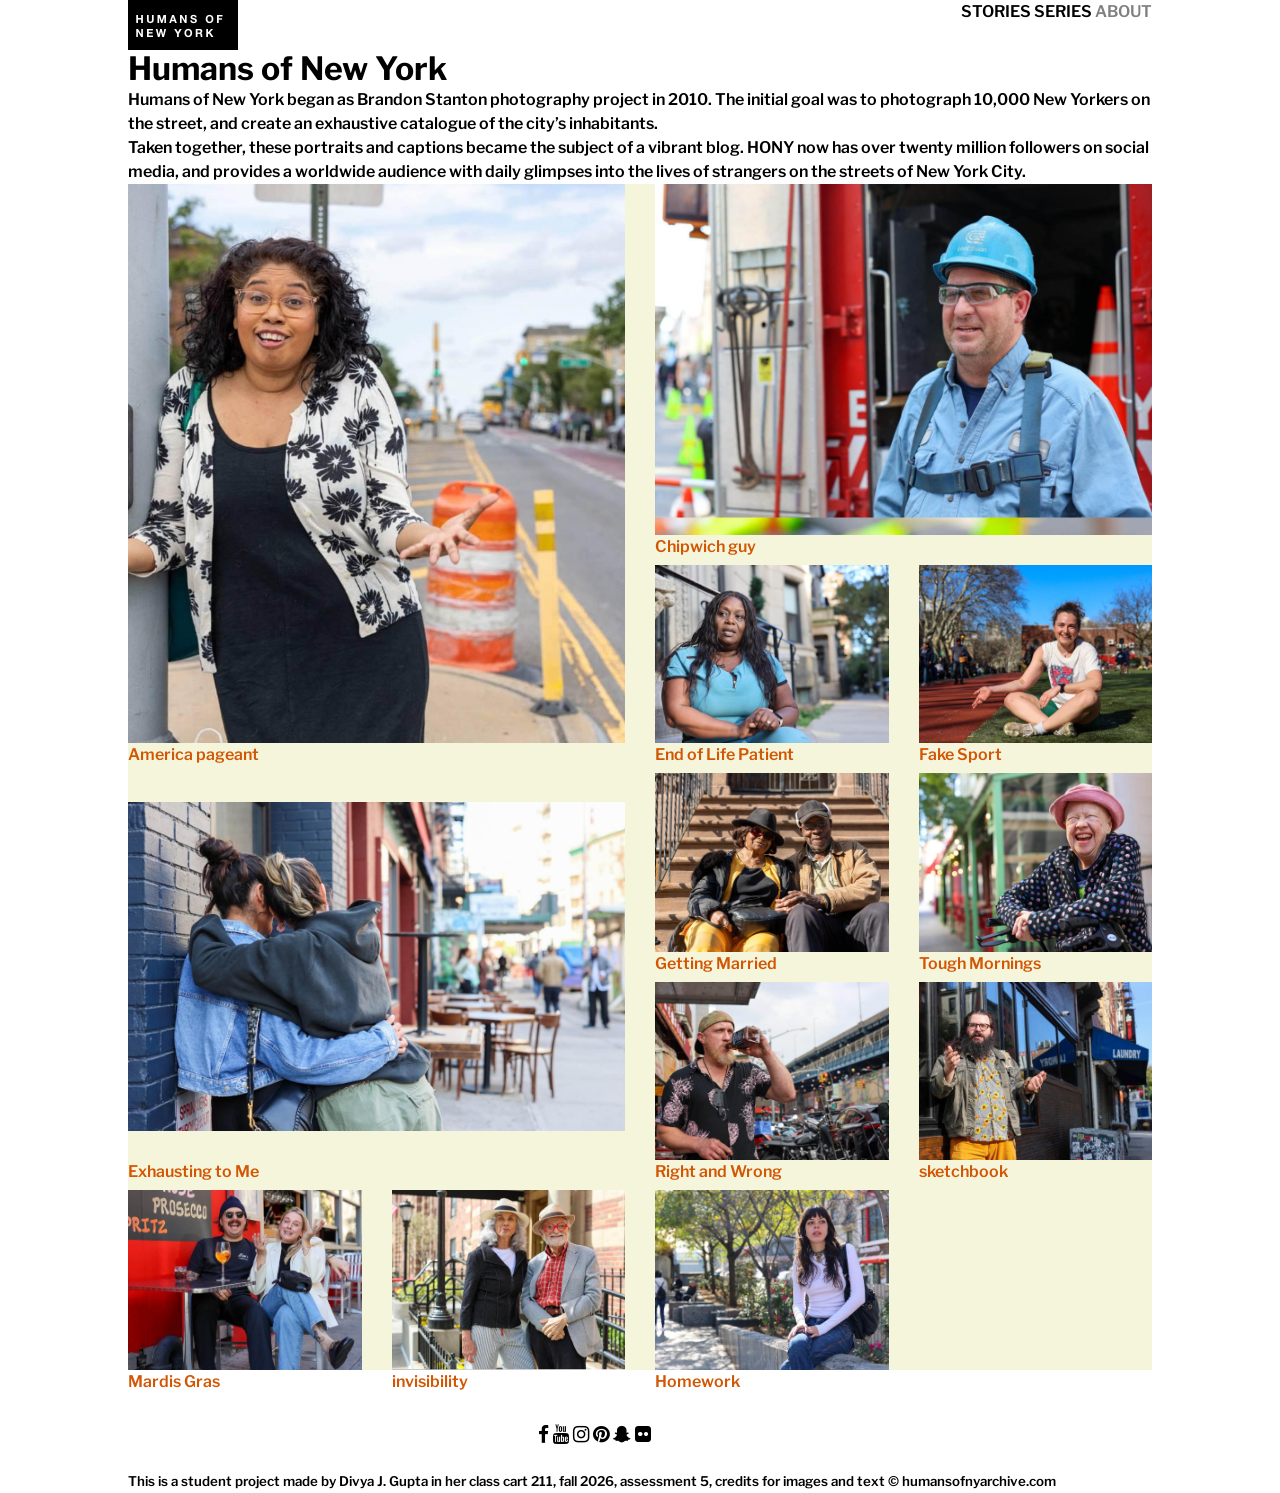
<file: Gupta_Divya_ASS5/index.html>
<!DOCTYPE html>
<html lang="en">
<head>
    <meta charset="UTF-8">
    <meta name="viewport" content="width=device-width, initial-scale=1.0">
    <title>Humans of New York</title>
    <link rel="stylesheet" href="reset.css">
    <link rel="stylesheet" href="default.css">
    <link rel="preconnect" href="https://fonts.googleapis.com">
<link rel="preconnect" href="https://fonts.gstatic.com" crossorigin>
<link href="https://fonts.googleapis.com/css2?family=Libre+Franklin:ital,wght@0,100..900;1,100..900&display=swap" rel="stylesheet">
<link rel="stylesheet" href="https://cdnjs.cloudflare.com/ajax/libs/font-awesome/4.7.0/css/font-awesome.min.css">
<!-- Get CDA Goliath for the server-->
</head>
<body>
<div id="wrapper">
    <header>
        <div class="logo">
            <a href="index.html">
                <img src="assets/logo.png"></a>
        </div>
        <nav>
            <a href="story.html">STORIES</a>
            <a href="#">SERIES</a>
            <a href="index.html" class="current">ABOUT</a>
        </nav>

    </header>
    <main>
        <h1>Humans of New York</h1>
        <p>Humans of New York began as Brandon Stanton photography project in 2010.  The initial goal was to photograph 10,000 New Yorkers on the street, and create an exhaustive catalogue of the city’s inhabitants.
</p>
        <p>Taken together, these portraits and captions became the subject of a vibrant blog. HONY now has over twenty million followers on social media, and provides a worldwide audience with daily glimpses into the lives of strangers on the streets of New York City. 
</p>
        <div class="image-container">
            <figure class="im1">
                <img src="assets/america_pageant.jpg" alt="america_pageant">
                <figcaption>America pageant</figcaption>
            </figure>

            <figure class="im2">
                <img src="assets/Chipwich_guy.jpg" alt="Chipwich_guy">
                <figcaption>Chipwich guy</figcaption>
            </figure>
            
            <figure class="im3">
                <img src="assets/end_of_life_patient.jpg" alt="end_of_life_patient">
                <figcaption>End of Life Patient</figcaption>
            </figure>

            <figure class="im4">
                <img src="assets/fake_sport.jpg" alt="fake_sport">
                <figcaption>Fake Sport</figcaption>
            </figure>

            <figure class="im5">
                <img src="assets/exhausting_to_me.jpg" alt="exhausting_to_me">
                <figcaption>Exhausting to Me</figcaption>
            </figure>

            <figure class="im6">
                <img src="assets/gettin_married.jpg" alt="gettin_married">
                <figcaption>Getting Married</figcaption>
            </figure>

            <figure class="im7">
                <img src="assets/tough_morning.jpg" alt="tough_morning">
                <figcaption>Tough Mornings</figcaption>
            </figure>

            <figure class="im8">
                <img src="assets/Right_and_wrong.jpg" alt="Right_and_wrong">
                <figcaption>Right and Wrong</figcaption>
            </figure>

            <figure class="im9">
                <img src="assets/sketchbook.jpg" alt="sketchbook">
                <figcaption>sketchbook</figcaption>
            </figure>

            <figure class="im10">
                <img src="assets/Mardi-Gras.jpg" alt="Mardi-Gras">
                <figcaption>Mardis Gras</figcaption>
            </figure>

            <figure class="im11">
                <img src="assets/invisibility.jpg" alt="invisibility">
                <figcaption>invisibility</figcaption>
            </figure>

            <figure class="im12">
                <img src="assets/homework.jpg" alt="Homework">
                <figcaption>Homework</figcaption>
            </figure>

        </div>
    </main>
    <footer>
        <div class="icon-wrapper">
            <a href="#" class="fa fa-facebook"></a>
            <a href="#" class="fa fa-youtube"></a>
            <a href="#" class="fa fa-instagram"></a>
            <a href="#" class="fa fa-pinterest"></a>
            <a href="#" class="fa fa-snapchat-ghost"></a>
            <a href="#" class="fa fa-flickr"></a>
        </div>
        <small>
            This is a student project made by Divya J. Gupta in her class cart 211, fall 2026, assessment 5, credits for images and text © humansofnyarchive.com
        </small>
    </footer>
</div>
</body>
</html>
</file>
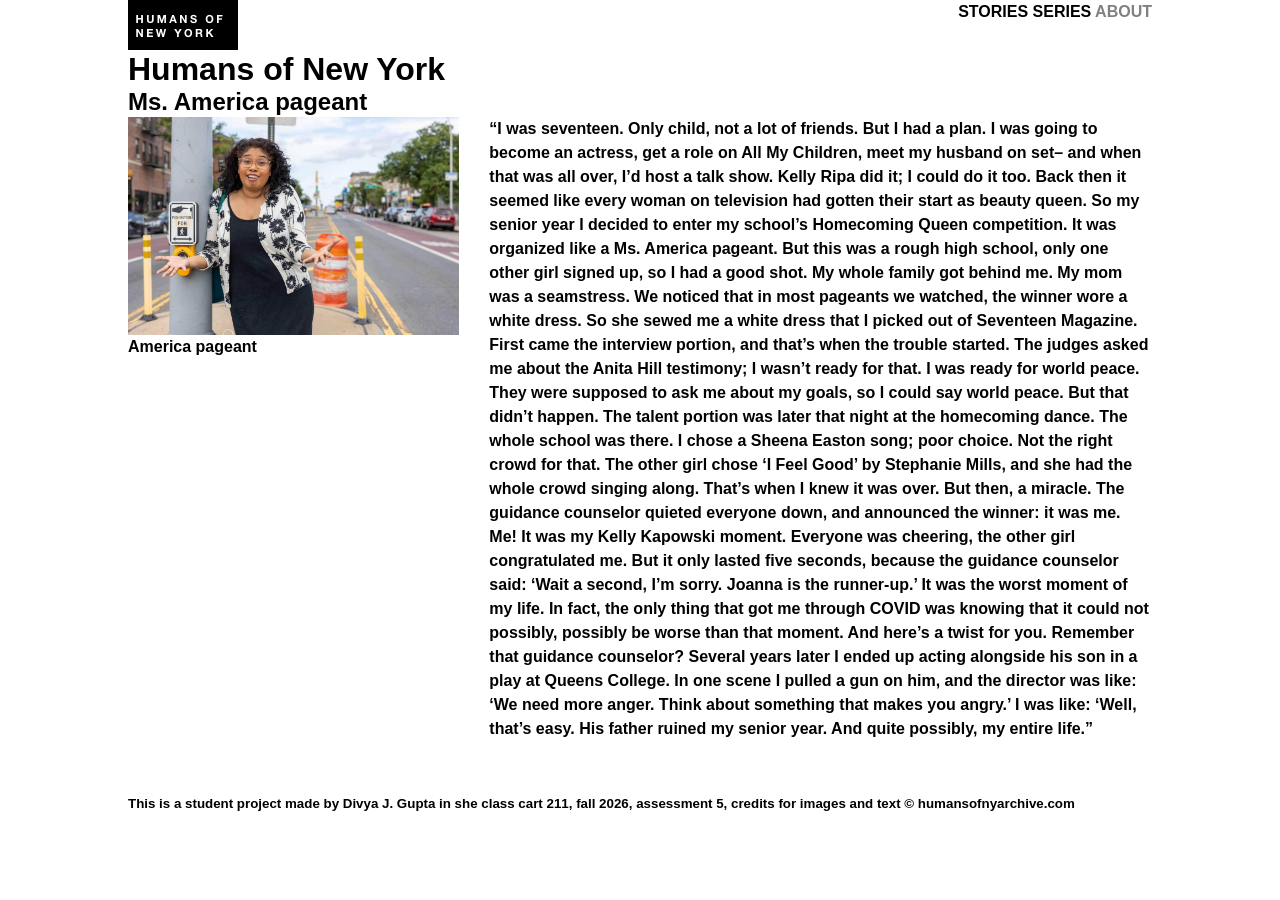
<file: Gupta_Divya_ASS5/story.html>
<!DOCTYPE html>
<html lang="en">
<head>
    <meta charset="UTF-8">
    <meta name="viewport" content="width=device-width, initial-scale=1.0">
    <title>Humans of New York</title>
    <link rel="stylesheet" href="reset.css">
    <link rel="stylesheet" href="default.css">
</head>
<body>
<div id="wrapper">
    <header>
        <div class="logo">
            <a href="index.html">
                <img src="assets/logo.png"></a>
        </div>
        <nav>
            <a href="story.html">STORIES</a>
            <a href="#">SERIES</a>
            <a href="#" class="current">ABOUT</a>
        </nav>

    </header>
    <main>
        <h1>Humans of New York</h1>
        <h2>Ms. America pageant</h2>
        <div class="story-container">
            <figure class="im-left">
             <img src="assets/america_pageant.jpg" alt="america_pageant">
                <figcaption>America pageant</figcaption>
            </figure>

                <p>
                    “I was seventeen. Only child, not a lot of friends. But I had a plan. I was going to become an actress, get a role on All My Children, meet my husband on set– and when that was all over, I’d host a talk show. Kelly Ripa did it; I could do it too. Back then it seemed like every woman on television had gotten their start as beauty queen. So my senior year I decided to enter my school’s Homecoming Queen competition. It was organized like a Ms. America pageant. But this was a rough high school, only one other girl signed up, so I had a good shot. My whole family got behind me. My mom was a seamstress. We noticed that in most pageants we watched, the winner wore a white dress. So she sewed me a white dress that I picked out of Seventeen Magazine. First came the interview portion, and that’s when the trouble started. The judges asked me about the Anita Hill testimony; I wasn’t ready for that. I was ready for world peace. They were supposed to ask me about my goals, so I could say world peace. But that didn’t happen. The talent portion was later that night at the homecoming dance. The whole school was there. I chose a Sheena Easton song; poor choice. Not the right crowd for that. The other girl chose ‘I Feel Good’ by Stephanie Mills, and she had the whole crowd singing along. That’s when I knew it was over. But then, a miracle. The guidance counselor quieted everyone down, and announced the winner: it was me. Me! It was my Kelly Kapowski moment. Everyone was cheering, the other girl congratulated me. But it only lasted five seconds, because the guidance counselor said: ‘Wait a second, I’m sorry. Joanna is the runner-up.’ It was the worst moment of my life. In fact, the only thing that got me through COVID was knowing that it could not possibly, possibly be worse than that moment. And here’s a twist for you. Remember that guidance counselor? Several years later I ended up acting alongside his son in a play at Queens College. In one scene I pulled a gun on him, and the director was like: ‘We need more anger. Think about something that makes you angry.’ I was like: ‘Well, that’s easy. His father ruined my senior year. And quite possibly, my entire life.”
                </p>
            </div>

    </main>
    <footer>
        <div class="icon-wrapper"></div>
        <small> 
            This is a student project made by Divya J. Gupta in she class cart 211, fall 2026, assessment 5, credits for images and text © humansofnyarchive.com
        </small>
    </footer>
</div>
</body>
</html>
</file>
<file: Gupta_Divya_ASS5/default.css>
body{
   font-family: "Libre Franklin", sans-serif;
   font-weight: 600;
}

header {
    display: flex;
    justify-content: space-between;
}

a:hover {
    color: aquamarine;
}


main img{
    width: 100%;
    height: 100%;
    object-fit: cover;
}

.image-container{
    display: grid;
    grid-template-columns: repeat(4, 1fr);
    color: rgb(210, 87, 5);
    background-color: beige;
    gap: 30px;
}

.story-container{
    display: grid;
    grid-template-columns: 1fr 2fr;
    gap: 30px;
    align-items: start;
}

#wrapper{
    width: 80%;
    margin: 0 auto;
}

footer {
    margin-top: 50px;
    font-size: 1rem;
}

.icon-wrapper{
    font-size: 1.2rem;
    width: 20%;
    margin-left: auto;
    margin-right: auto;
    margin-top: 10px;
    margin-bottom: 20px;
}

.current{
    color: gray !important;
}

.im1{          
    grid-column-start: 1;
    grid-column-end: 3;
    grid-row-start: 1;
    grid-row-end: 3;
}

.im2{
    grid-column-start: 3;
    grid-column-end: 5;
    grid-row-start: 1;
    grid-row-end: 2;
}

.im5{
    grid-column-start: 1;
    grid-column-end: 3;
    grid-row-start: 3;
    grid-row-end: 5;
}

.im5 img{
    object-fit: contain;
}

.im-left img{
    object-fit: contain;
}

@media (max-width: 600px) {

    /* Black nav bar across the top */
    nav {
        width: 100%;
        background-color: rgb(210, 87, 5);
        display: flex;
        justify-content: space-around;
    }

    nav a {
        color: white;
        font-size: 0.8em;
        padding: 1em 0;
    }
}
</file>
